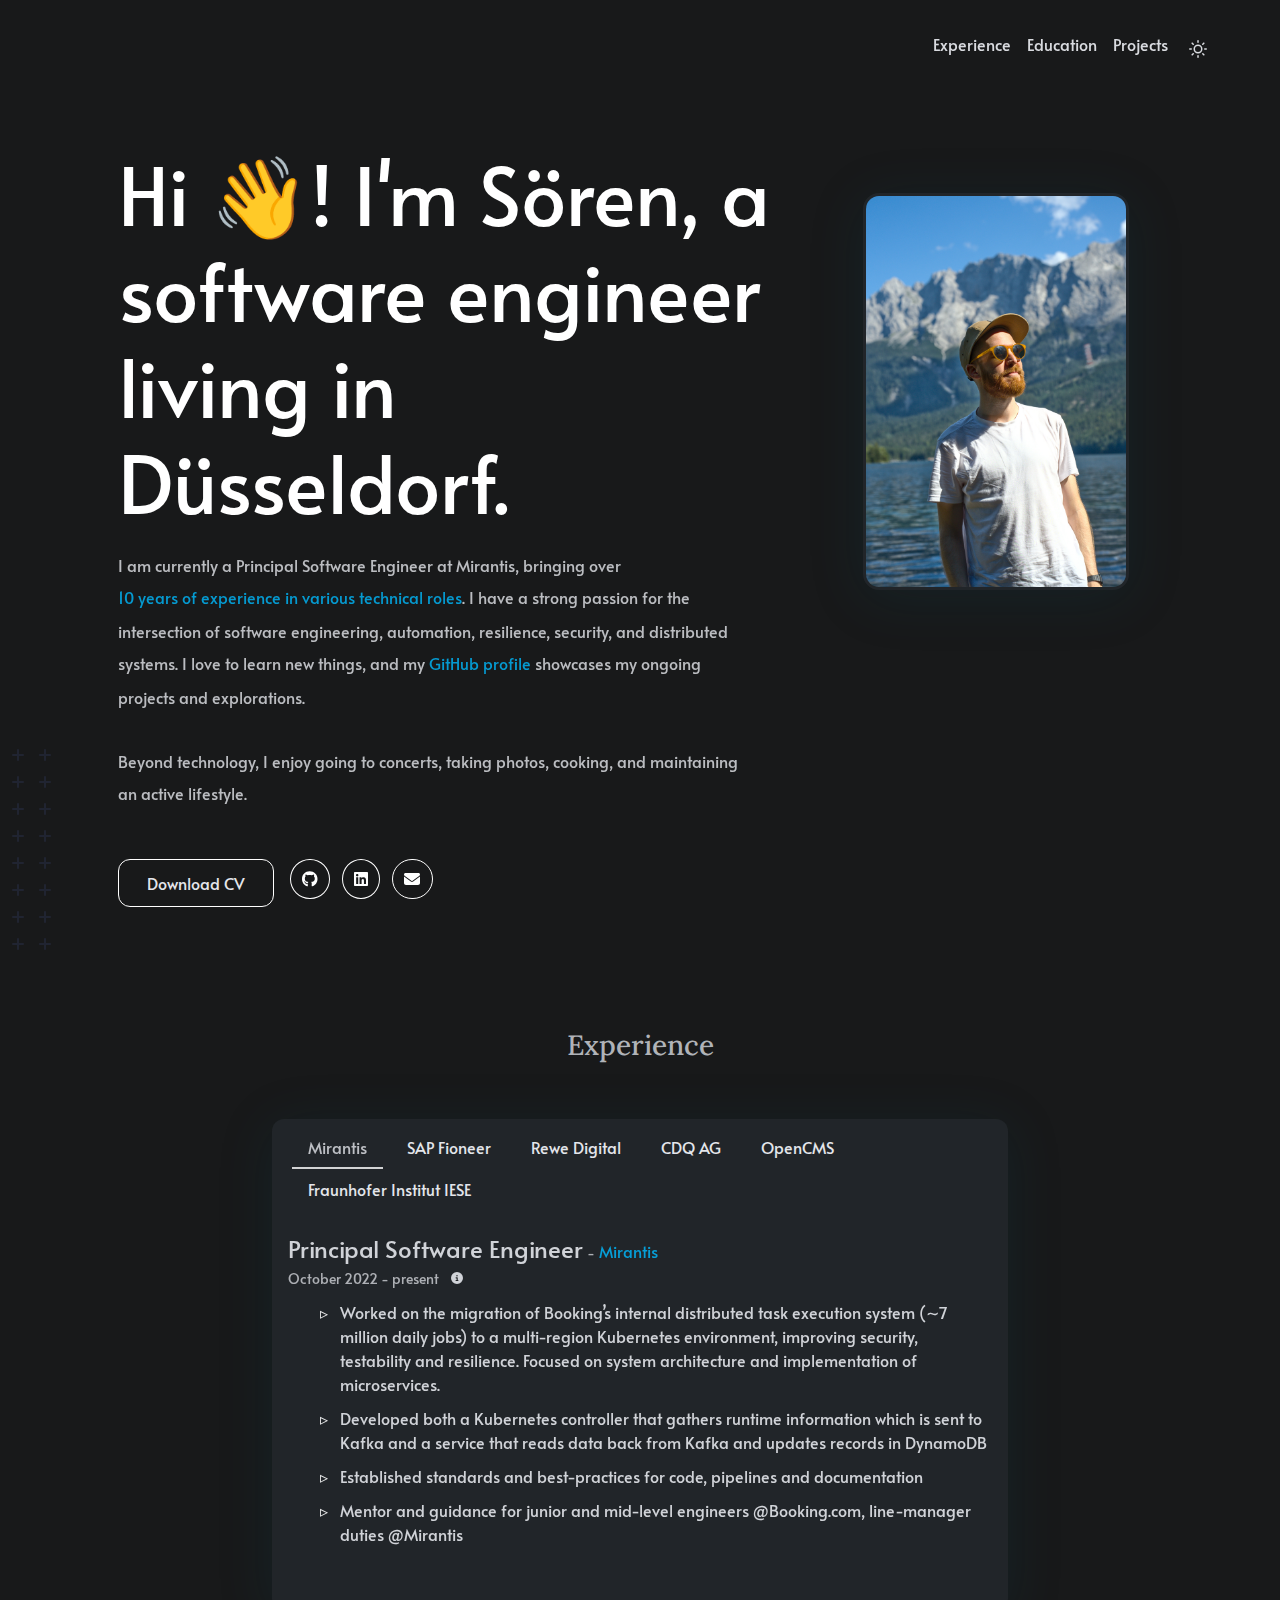
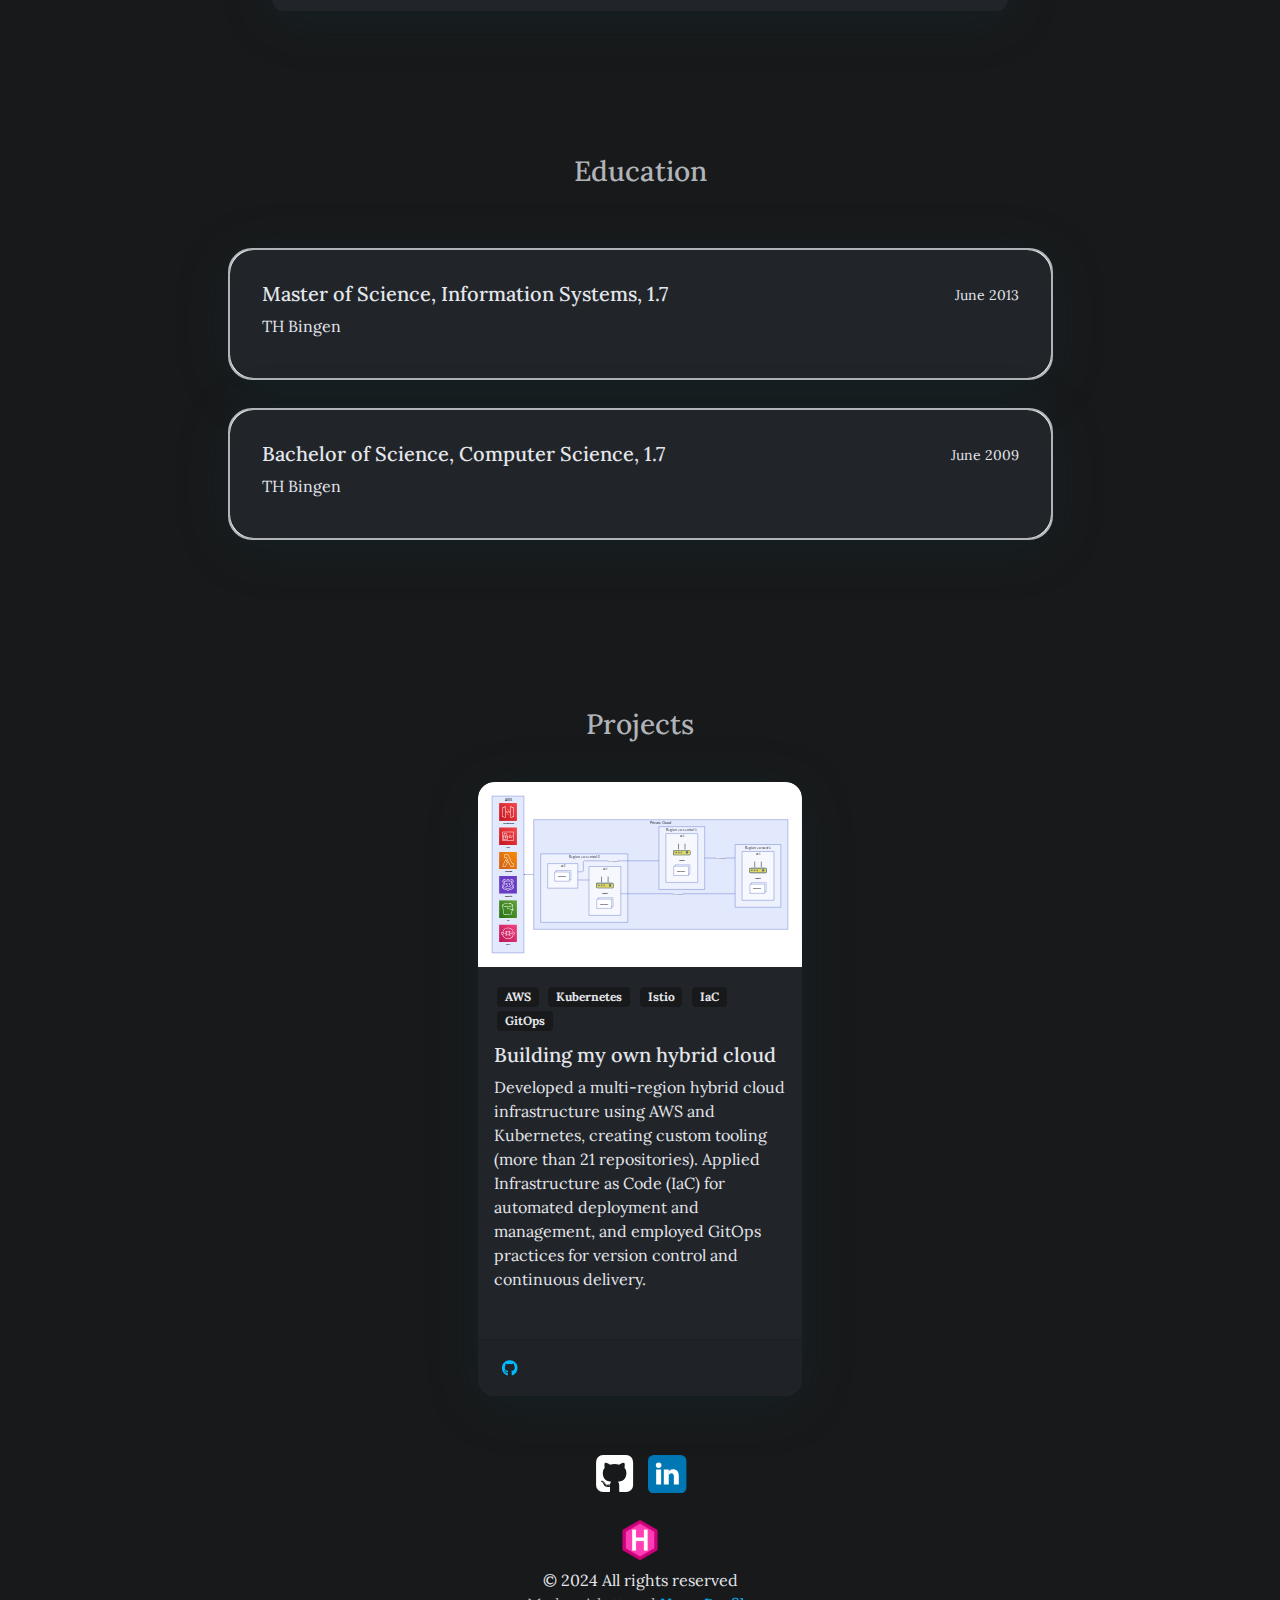
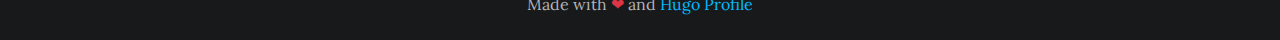
<file: index.html>
<!doctype html><html>
<head>
<meta name=generator content="Hugo 0.92.2"><meta charset=utf-8>
<meta name=viewport content="width=device-width,initial-scale=1">
<meta http-equiv=x-ua-compatible content="ie=edge">
<meta http-equiv=accept-ch content="DPR, Viewport-Width, Width">
<link rel=icon href=/fav.png type=image/gif>
<link rel=preconnect href=https://fonts.googleapis.com>
<link rel=preconnect href=https://fonts.gstatic.com crossorigin>
<link rel=preload as=style href="https://fonts.googleapis.com/css2?family=Alata&family=Lora:ital,wght@0,400;0,500;0,600;0,700;1,400;1,500;1,600;1,700&family=Roboto:ital,wght@0,100;0,300;0,400;0,500;0,700;0,900;1,100;1,300;1,400;1,500;1,700;1,900&display=swap">
<link rel=stylesheet href="https://fonts.googleapis.com/css2?family=Alata&family=Lora:ital,wght@0,400;0,500;0,600;0,700;1,400;1,500;1,600;1,700&family=Roboto:ital,wght@0,100;0,300;0,400;0,500;0,700;0,900;1,100;1,300;1,400;1,500;1,700;1,900&display=swap" media=print onload="this.media='all'">
<noscript>
<link href="https://fonts.googleapis.com/css2?family=Alata&family=Lora:ital,wght@0,400;0,500;0,600;0,700;1,400;1,500;1,600;1,700&family=Roboto:ital,wght@0,100;0,300;0,400;0,500;0,700;0,900;1,100;1,300;1,400;1,500;1,700;1,900&display=swap" rel=stylesheet>
</noscript>
<link rel=stylesheet href=/css/font.css media=all>
<meta property="og:title" content="SÖREN SCHNEIDER">
<meta property="og:description" content="Text about my cool site">
<meta property="og:type" content="website">
<meta property="og:url" content="https://www.soerenschneider.com/">
<meta name=twitter:card content="summary">
<meta name=twitter:title content="SÖREN SCHNEIDER">
<meta name=twitter:description content="Text about my cool site">
<link rel=stylesheet href=/bootstrap-5/css/bootstrap.min.css media=all><link rel=stylesheet href=/css/header.css media=all>
<link rel=stylesheet href=/css/footer.css media=all>
<link rel=stylesheet href=/css/theme.css media=all>
<style>:root{--text-color:#343a40;--text-secondary-color:#6c757d;--text-link-color:#007bff;--background-color:#eaedf0;--secondary-background-color:#64ffda1a;--primary-color:#007bff;--secondary-color:#f8f9fa;--text-color-dark:#e4e6eb;--text-secondary-color-dark:#b0b3b8;--text-link-color-dark:#00bbff;--background-color-dark:#18191a;--secondary-background-color-dark:#212529;--primary-color-dark:#ffffff;--secondary-color-dark:#212529}body{font-size:1rem;font-weight:400;line-height:1.5;text-align:left}html{background-color:var(--background-color)!important}body::-webkit-scrollbar{height:0;width:8px;background-color:var(--background-color)}::-webkit-scrollbar-track{border-radius:1rem}::-webkit-scrollbar-thumb{border-radius:1rem;background:#b0b0b0;outline:1px solid var(--background-color)}#search-content::-webkit-scrollbar{width:.5em;height:.1em;background-color:var(--background-color)}</style>
<meta name=description content="Text about my cool site">
<link rel=stylesheet href=/css/index.css media=all>
<link rel=stylesheet href=/css/projects.css media=all>
<script defer src=/fontawesome-6/all-6.4.2.js></script>
<title>
SÖREN SCHNEIDER
</title>
</head>
<body class=light>
<script>let localStorageValue=localStorage.getItem("pref-theme"),mediaQuery=window.matchMedia('(prefers-color-scheme: dark)').matches;switch(localStorageValue){case"dark":document.body.classList.add('dark');break;case"light":document.body.classList.remove('dark');break;default:mediaQuery&&document.body.classList.add('dark');break}</script>
<header id=profileHeader>
<nav class="pt-3 navbar navbar-expand-lg animate">
<div class="container-fluid mx-xs-2 mx-sm-5 mx-md-5 mx-lg-5">
<a class="navbar-brand primary-font text-wrap" href=/>
</a>
<button class=navbar-toggler type=button data-bs-toggle=collapse data-bs-target=#navbarContent aria-controls=navbarContent aria-expanded=false aria-label="Toggle navigation"><svg aria-hidden="true" height="24" viewBox="0 0 16 16" width="24" data-view-component="true"><path fill-rule="evenodd" d="M1 2.75A.75.75.0 011.75 2h12.5a.75.75.0 110 1.5H1.75A.75.75.0 011 2.75zm0 5A.75.75.0 011.75 7h12.5a.75.75.0 110 1.5H1.75A.75.75.0 011 7.75zM1.75 12a.75.75.0 100 1.5h12.5a.75.75.0 100-1.5H1.75z"/></svg>
</button>
<div class="collapse navbar-collapse text-wrap primary-font" id=navbarContent>
<ul class="navbar-nav ms-auto text-center">
<li class="nav-item navbar-text">
<a class=nav-link href=/#experience aria-label=experience>
Experience
</a>
</li>
<li class="nav-item navbar-text">
<a class=nav-link href=/#education aria-label=education>
Education
</a>
</li>
<li class="nav-item navbar-text">
<a class=nav-link href=/#projects aria-label=projects>
Projects
</a>
</li>
<li class="nav-item navbar-text">
<div class=text-center>
<button id=theme-toggle><svg id="moon" xmlns="http://www.w3.org/2000/svg" width="24" height="24" viewBox="0 0 24 24" fill="none" stroke="currentcolor" stroke-width="2" stroke-linecap="round" stroke-linejoin="round"><path d="M21 12.79A9 9 0 1111.21 3 7 7 0 0021 12.79z"/></svg><svg id="sun" xmlns="http://www.w3.org/2000/svg" width="24" height="24" viewBox="0 0 24 24" fill="none" stroke="currentcolor" stroke-width="2" stroke-linecap="round" stroke-linejoin="round"><circle cx="12" cy="12" r="5"/><line x1="12" y1="1" x2="12" y2="3"/><line x1="12" y1="21" x2="12" y2="23"/><line x1="4.22" y1="4.22" x2="5.64" y2="5.64"/><line x1="18.36" y1="18.36" x2="19.78" y2="19.78"/><line x1="1" y1="12" x2="3" y2="12"/><line x1="21" y1="12" x2="23" y2="12"/><line x1="4.22" y1="19.78" x2="5.64" y2="18.36"/><line x1="18.36" y1="5.64" x2="19.78" y2="4.22"/></svg>
</button>
</div>
</li>
</ul>
</div>
</div>
</nav>
</header>
<div id=content>
<section id=hero class="py-5 align-middle">
<div class="container px-3 px-sm-5 px-md-5 px-lg-5 pt-lg-3">
<div class=row>
<div class="col-sm-12 col-md-12 col-lg-8 content animate" id=primary-font>
<span class=subtitle>
</span>
<h2>
Hi 👋! I'm Sören, a software engineer living in Düsseldorf.
</h2>
<h3>
</h3>
<p class=hero-content>
I am currently a Principal Software Engineer at Mirantis, bringing over <a href=#experience>10 years of experience in various technical roles</a>. I have a strong passion for the intersection of software engineering, automation, resilience, security, and distributed systems. I love to learn new things, and my <a href=https://github.com/soerenschneider>GitHub profile</a> showcases my ongoing projects and explorations. <br><br>Beyond technology, I enjoy going to concerts, taking photos, cooking, and maintaining an active lifestyle.
</p>
<div class=row>
<div class="col-auto h-100">
<a href=https://github.com/soerenschneider/website/releases/download/cv/cv-soerenschneider.pdf class=btn zgotmplz>
Download CV
</a>
</div>
<div class="col-auto px-0 h-100"><span>
<span class=px-1>
<a href=https://github.com/soerenschneider target=_blank class="btn social-icon">
<i class="fab fa-github"></i>
</a>
</span>
<span class=px-1>
<a href=https://www.linkedin.com/in/soeren-schneider target=_blank class="btn social-icon">
<i class="fab fa-linkedin"></i>
</a>
</span>
<span class=px-1>
<a href=mailto:website-2024@soerenschneider.com target=_blank class="btn social-icon">
<i class="fa fa-envelope"></i>
</a>
</span>
</span>
</div>
</div>
</div>
<div class="col-sm-12 col-md-12 col-lg-4">
<div class="row justify-content-center">
<div class="col-sm-12 col-md-9 pt-5 image animate px-5 px-md-5 px-lg-0 text-center">
<img src=/img/portrait.jpg class="img-thumbnail mx-auto" alt>
</div>
</div>
</div>
</div>
</div>
<div class="hero-bottom-svg d-md-block d-lg-block d-none"><svg xmlns="http://www.w3.org/2000/svg" width="201" height="201" viewBox="0 0 201 201"><g id="Group_1168" data-name="Group 1168" transform="translate(-384 -1392)"><rect id="Rectangle_2206" data-name="Rectangle 2206" width="12" height="2" rx="1" transform="translate(391 1392) rotate(90)" fill="#282f49"/><rect id="Rectangle_2271" data-name="Rectangle 2271" width="12" height="2" rx="1" transform="translate(391 1500) rotate(90)" fill="#282f49"/><rect id="Rectangle_2238" data-name="Rectangle 2238" width="12" height="2" rx="1" transform="translate(391 1446) rotate(90)" fill="#282f49"/><rect id="Rectangle_2278" data-name="Rectangle 2278" width="12" height="2" rx="1" transform="translate(391 1554) rotate(90)" fill="#282f49"/><rect id="Rectangle_2222" data-name="Rectangle 2222" width="12" height="2" rx="1" transform="translate(391 1419) rotate(90)" fill="#282f49"/><rect id="Rectangle_2272" data-name="Rectangle 2272" width="12" height="2" rx="1" transform="translate(391 1527) rotate(90)" fill="#282f49"/><rect id="Rectangle_2241" data-name="Rectangle 2241" width="12" height="2" rx="1" transform="translate(391 1473) rotate(90)" fill="#282f49"/><rect id="Rectangle_2288" data-name="Rectangle 2288" width="12" height="2" rx="1" transform="translate(391 1581) rotate(90)" fill="#282f49"/><rect id="Rectangle_2214" data-name="Rectangle 2214" width="12" height="2" rx="1" transform="translate(499 1392) rotate(90)" fill="#282f49"/><rect id="Rectangle_2289" data-name="Rectangle 2289" width="12" height="2" rx="1" transform="translate(499 1500) rotate(90)" fill="#282f49"/><rect id="Rectangle_2256" data-name="Rectangle 2256" width="12" height="2" rx="1" transform="translate(499 1446) rotate(90)" fill="#282f49"/><rect id="Rectangle_2290" data-name="Rectangle 2290" width="12" height="2" rx="1" transform="translate(499 1554) rotate(90)" fill="#282f49"/><rect id="Rectangle_2231" data-name="Rectangle 2231" width="12" height="2" rx="1" transform="translate(499 1419) rotate(90)" fill="#282f49"/><rect id="Rectangle_2291" data-name="Rectangle 2291" width="12" height="2" rx="1" transform="translate(499 1527) rotate(90)" fill="#282f49"/><rect id="Rectangle_2257" data-name="Rectangle 2257" width="12" height="2" rx="1" transform="translate(499 1473) rotate(90)" fill="#282f49"/><rect id="Rectangle_2292" data-name="Rectangle 2292" width="12" height="2" rx="1" transform="translate(499 1581) rotate(90)" fill="#282f49"/><rect id="Rectangle_2210" data-name="Rectangle 2210" width="12" height="2" rx="1" transform="translate(445 1392) rotate(90)" fill="#282f49"/><rect id="Rectangle_2279" data-name="Rectangle 2279" width="12" height="2" rx="1" transform="translate(445 1500) rotate(90)" fill="#282f49"/><rect id="Rectangle_2248" data-name="Rectangle 2248" width="12" height="2" rx="1" transform="translate(445 1446) rotate(90)" fill="#282f49"/><rect id="Rectangle_2280" data-name="Rectangle 2280" width="12" height="2" rx="1" transform="translate(445 1554) rotate(90)" fill="#282f49"/><rect id="Rectangle_2226" data-name="Rectangle 2226" width="12" height="2" rx="1" transform="translate(445 1419) rotate(90)" fill="#282f49"/><rect id="Rectangle_2281" data-name="Rectangle 2281" width="12" height="2" rx="1" transform="translate(445 1527) rotate(90)" fill="#282f49"/><rect id="Rectangle_2249" data-name="Rectangle 2249" width="12" height="2" rx="1" transform="translate(445 1473) rotate(90)" fill="#282f49"/><rect id="Rectangle_2293" data-name="Rectangle 2293" width="12" height="2" rx="1" transform="translate(445 1581) rotate(90)" fill="#282f49"/><rect id="Rectangle_2219" data-name="Rectangle 2219" width="12" height="2" rx="1" transform="translate(553 1392) rotate(90)" fill="#282f49"/><rect id="Rectangle_2310" data-name="Rectangle 2310" width="12" height="2" rx="1" transform="translate(553 1500) rotate(90)" fill="#282f49"/><rect id="Rectangle_2262" data-name="Rectangle 2262" width="12" height="2" rx="1" transform="translate(553 1446) rotate(90)" fill="#282f49"/><rect id="Rectangle_2311" data-name="Rectangle 2311" width="12" height="2" rx="1" transform="translate(553 1554) rotate(90)" fill="#282f49"/><rect id="Rectangle_2232" data-name="Rectangle 2232" width="12" height="2" rx="1" transform="translate(553 1419) rotate(90)" fill="#282f49"/><rect id="Rectangle_2312" data-name="Rectangle 2312" width="12" height="2" rx="1" transform="translate(553 1527) rotate(90)" fill="#282f49"/><rect id="Rectangle_2263" data-name="Rectangle 2263" width="12" height="2" rx="1" transform="translate(553 1473) rotate(90)" fill="#282f49"/><rect id="Rectangle_2313" data-name="Rectangle 2313" width="12" height="2" rx="1" transform="translate(553 1581) rotate(90)" fill="#282f49"/><rect id="Rectangle_2209" data-name="Rectangle 2209" width="12" height="2" rx="1" transform="translate(418 1392) rotate(90)" fill="#282f49"/><rect id="Rectangle_2273" data-name="Rectangle 2273" width="12" height="2" rx="1" transform="translate(418 1500) rotate(90)" fill="#282f49"/><rect id="Rectangle_2242" data-name="Rectangle 2242" width="12" height="2" rx="1" transform="translate(418 1446) rotate(90)" fill="#282f49"/><rect id="Rectangle_2282" data-name="Rectangle 2282" width="12" height="2" rx="1" transform="translate(418 1554) rotate(90)" fill="#282f49"/><rect id="Rectangle_2223" data-name="Rectangle 2223" width="12" height="2" rx="1" transform="translate(418 1419) rotate(90)" fill="#282f49"/><rect id="Rectangle_2274" data-name="Rectangle 2274" width="12" height="2" rx="1" transform="translate(418 1527) rotate(90)" fill="#282f49"/><rect id="Rectangle_2243" data-name="Rectangle 2243" width="12" height="2" rx="1" transform="translate(418 1473) rotate(90)" fill="#282f49"/><rect id="Rectangle_2294" data-name="Rectangle 2294" width="12" height="2" rx="1" transform="translate(418 1581) rotate(90)" fill="#282f49"/><rect id="Rectangle_2217" data-name="Rectangle 2217" width="12" height="2" rx="1" transform="translate(526 1392) rotate(90)" fill="#282f49"/><rect id="Rectangle_2314" data-name="Rectangle 2314" width="12" height="2" rx="1" transform="translate(526 1500) rotate(90)" fill="#282f49"/><rect id="Rectangle_2258" data-name="Rectangle 2258" width="12" height="2" rx="1" transform="translate(526 1446) rotate(90)" fill="#282f49"/><rect id="Rectangle_2315" data-name="Rectangle 2315" width="12" height="2" rx="1" transform="translate(526 1554) rotate(90)" fill="#282f49"/><rect id="Rectangle_2233" data-name="Rectangle 2233" width="12" height="2" rx="1" transform="translate(526 1419) rotate(90)" fill="#282f49"/><rect id="Rectangle_2316" data-name="Rectangle 2316" width="12" height="2" rx="1" transform="translate(526 1527) rotate(90)" fill="#282f49"/><rect id="Rectangle_2259" data-name="Rectangle 2259" width="12" height="2" rx="1" transform="translate(526 1473) rotate(90)" fill="#282f49"/><rect id="Rectangle_2317" data-name="Rectangle 2317" width="12" height="2" rx="1" transform="translate(526 1581) rotate(90)" fill="#282f49"/><rect id="Rectangle_2211" data-name="Rectangle 2211" width="12" height="2" rx="1" transform="translate(472 1392) rotate(90)" fill="#282f49"/><rect id="Rectangle_2295" data-name="Rectangle 2295" width="12" height="2" rx="1" transform="translate(472 1500) rotate(90)" fill="#282f49"/><rect id="Rectangle_2250" data-name="Rectangle 2250" width="12" height="2" rx="1" transform="translate(472 1446) rotate(90)" fill="#282f49"/><rect id="Rectangle_2296" data-name="Rectangle 2296" width="12" height="2" rx="1" transform="translate(472 1554) rotate(90)" fill="#282f49"/><rect id="Rectangle_2227" data-name="Rectangle 2227" width="12" height="2" rx="1" transform="translate(472 1419) rotate(90)" fill="#282f49"/><rect id="Rectangle_2297" data-name="Rectangle 2297" width="12" height="2" rx="1" transform="translate(472 1527) rotate(90)" fill="#282f49"/><rect id="Rectangle_2251" data-name="Rectangle 2251" width="12" height="2" rx="1" transform="translate(472 1473) rotate(90)" fill="#282f49"/><rect id="Rectangle_2298" data-name="Rectangle 2298" width="12" height="2" rx="1" transform="translate(472 1581) rotate(90)" fill="#282f49"/><rect id="Rectangle_2221" data-name="Rectangle 2221" width="12" height="2" rx="1" transform="translate(580 1392) rotate(90)" fill="#282f49"/><rect id="Rectangle_2318" data-name="Rectangle 2318" width="12" height="2" rx="1" transform="translate(580 1500) rotate(90)" fill="#282f49"/><rect id="Rectangle_2264" data-name="Rectangle 2264" width="12" height="2" rx="1" transform="translate(580 1446) rotate(90)" fill="#282f49"/><rect id="Rectangle_2319" data-name="Rectangle 2319" width="12" height="2" rx="1" transform="translate(580 1554) rotate(90)" fill="#282f49"/><rect id="Rectangle_2236" data-name="Rectangle 2236" width="12" height="2" rx="1" transform="translate(580 1419) rotate(90)" fill="#282f49"/><rect id="Rectangle_2320" data-name="Rectangle 2320" width="12" height="2" rx="1" transform="translate(580 1527) rotate(90)" fill="#282f49"/><rect id="Rectangle_2265" data-name="Rectangle 2265" width="12" height="2" rx="1" transform="translate(580 1473) rotate(90)" fill="#282f49"/><rect id="Rectangle_2321" data-name="Rectangle 2321" width="12" height="2" rx="1" transform="translate(580 1581) rotate(90)" fill="#282f49"/><rect id="Rectangle_2207" data-name="Rectangle 2207" width="12" height="2" rx="1" transform="translate(396 1399) rotate(-180)" fill="#282f49"/><rect id="Rectangle_2270" data-name="Rectangle 2270" width="12" height="2" rx="1" transform="translate(396 1507) rotate(-180)" fill="#282f49"/><rect id="Rectangle_2239" data-name="Rectangle 2239" width="12" height="2" rx="1" transform="translate(396 1453) rotate(-180)" fill="#282f49"/><rect id="Rectangle_2283" data-name="Rectangle 2283" width="12" height="2" rx="1" transform="translate(396 1561) rotate(-180)" fill="#282f49"/><rect id="Rectangle_2224" data-name="Rectangle 2224" width="12" height="2" rx="1" transform="translate(396 1426) rotate(-180)" fill="#282f49"/><rect id="Rectangle_2275" data-name="Rectangle 2275" width="12" height="2" rx="1" transform="translate(396 1534) rotate(-180)" fill="#282f49"/><rect id="Rectangle_2244" data-name="Rectangle 2244" width="12" height="2" rx="1" transform="translate(396 1480) rotate(-180)" fill="#282f49"/><rect id="Rectangle_2299" data-name="Rectangle 2299" width="12" height="2" rx="1" transform="translate(396 1588) rotate(-180)" fill="#282f49"/><rect id="Rectangle_2215" data-name="Rectangle 2215" width="12" height="2" rx="1" transform="translate(504 1399) rotate(-180)" fill="#282f49"/><rect id="Rectangle_2300" data-name="Rectangle 2300" width="12" height="2" rx="1" transform="translate(504 1507) rotate(-180)" fill="#282f49"/><rect id="Rectangle_2252" data-name="Rectangle 2252" width="12" height="2" rx="1" transform="translate(504 1453) rotate(-180)" fill="#282f49"/><rect id="Rectangle_2301" data-name="Rectangle 2301" width="12" height="2" rx="1" transform="translate(504 1561) rotate(-180)" fill="#282f49"/><rect id="Rectangle_2228" data-name="Rectangle 2228" width="12" height="2" rx="1" transform="translate(504 1426) rotate(-180)" fill="#282f49"/><rect id="Rectangle_2302" data-name="Rectangle 2302" width="12" height="2" rx="1" transform="translate(504 1534) rotate(-180)" fill="#282f49"/><rect id="Rectangle_2253" data-name="Rectangle 2253" width="12" height="2" rx="1" transform="translate(504 1480) rotate(-180)" fill="#282f49"/><rect id="Rectangle_2303" data-name="Rectangle 2303" width="12" height="2" rx="1" transform="translate(504 1588) rotate(-180)" fill="#282f49"/><rect id="Rectangle_2212" data-name="Rectangle 2212" width="12" height="2" rx="1" transform="translate(450 1399) rotate(-180)" fill="#282f49"/><rect id="Rectangle_2284" data-name="Rectangle 2284" width="12" height="2" rx="1" transform="translate(450 1507) rotate(-180)" fill="#282f49"/><rect id="Rectangle_2245" data-name="Rectangle 2245" width="12" height="2" rx="1" transform="translate(450 1453) rotate(-180)" fill="#282f49"/><rect id="Rectangle_2285" data-name="Rectangle 2285" width="12" height="2" rx="1" transform="translate(450 1561) rotate(-180)" fill="#282f49"/><rect id="Rectangle_2229" data-name="Rectangle 2229" width="12" height="2" rx="1" transform="translate(450 1426) rotate(-180)" fill="#282f49"/><rect id="Rectangle_2286" data-name="Rectangle 2286" width="12" height="2" rx="1" transform="translate(450 1534) rotate(-180)" fill="#282f49"/><rect id="Rectangle_2246" data-name="Rectangle 2246" width="12" height="2" rx="1" transform="translate(450 1480) rotate(-180)" fill="#282f49"/><rect id="Rectangle_2304" data-name="Rectangle 2304" width="12" height="2" rx="1" transform="translate(450 1588) rotate(-180)" fill="#282f49"/><rect id="Rectangle_2218" data-name="Rectangle 2218" width="12" height="2" rx="1" transform="translate(558 1399) rotate(-180)" fill="#282f49"/><rect id="Rectangle_2322" data-name="Rectangle 2322" width="12" height="2" rx="1" transform="translate(558 1507) rotate(-180)" fill="#282f49"/><rect id="Rectangle_2266" data-name="Rectangle 2266" width="12" height="2" rx="1" transform="translate(558 1453) rotate(-180)" fill="#282f49"/><rect id="Rectangle_2323" data-name="Rectangle 2323" width="12" height="2" rx="1" transform="translate(558 1561) rotate(-180)" fill="#282f49"/><rect id="Rectangle_2234" data-name="Rectangle 2234" width="12" height="2" rx="1" transform="translate(558 1426) rotate(-180)" fill="#282f49"/><rect id="Rectangle_2324" data-name="Rectangle 2324" width="12" height="2" rx="1" transform="translate(558 1534) rotate(-180)" fill="#282f49"/><rect id="Rectangle_2267" data-name="Rectangle 2267" width="12" height="2" rx="1" transform="translate(558 1480) rotate(-180)" fill="#282f49"/><rect id="Rectangle_2325" data-name="Rectangle 2325" width="12" height="2" rx="1" transform="translate(558 1588) rotate(-180)" fill="#282f49"/><rect id="Rectangle_2208" data-name="Rectangle 2208" width="12" height="2" rx="1" transform="translate(423 1399) rotate(-180)" fill="#282f49"/><rect id="Rectangle_2276" data-name="Rectangle 2276" width="12" height="2" rx="1" transform="translate(423 1507) rotate(-180)" fill="#282f49"/><rect id="Rectangle_2240" data-name="Rectangle 2240" width="12" height="2" rx="1" transform="translate(423 1453) rotate(-180)" fill="#282f49"/><rect id="Rectangle_2287" data-name="Rectangle 2287" width="12" height="2" rx="1" transform="translate(423 1561) rotate(-180)" fill="#282f49"/><rect id="Rectangle_2225" data-name="Rectangle 2225" width="12" height="2" rx="1" transform="translate(423 1426) rotate(-180)" fill="#282f49"/><rect id="Rectangle_2277" data-name="Rectangle 2277" width="12" height="2" rx="1" transform="translate(423 1534) rotate(-180)" fill="#282f49"/><rect id="Rectangle_2247" data-name="Rectangle 2247" width="12" height="2" rx="1" transform="translate(423 1480) rotate(-180)" fill="#282f49"/><rect id="Rectangle_2305" data-name="Rectangle 2305" width="12" height="2" rx="1" transform="translate(423 1588) rotate(-180)" fill="#282f49"/><rect id="Rectangle_2216" data-name="Rectangle 2216" width="12" height="2" rx="1" transform="translate(531 1399) rotate(-180)" fill="#282f49"/><rect id="Rectangle_2326" data-name="Rectangle 2326" width="12" height="2" rx="1" transform="translate(531 1507) rotate(-180)" fill="#282f49"/><rect id="Rectangle_2260" data-name="Rectangle 2260" width="12" height="2" rx="1" transform="translate(531 1453) rotate(-180)" fill="#282f49"/><rect id="Rectangle_2327" data-name="Rectangle 2327" width="12" height="2" rx="1" transform="translate(531 1561) rotate(-180)" fill="#282f49"/><rect id="Rectangle_2235" data-name="Rectangle 2235" width="12" height="2" rx="1" transform="translate(531 1426) rotate(-180)" fill="#282f49"/><rect id="Rectangle_2328" data-name="Rectangle 2328" width="12" height="2" rx="1" transform="translate(531 1534) rotate(-180)" fill="#282f49"/><rect id="Rectangle_2261" data-name="Rectangle 2261" width="12" height="2" rx="1" transform="translate(531 1480) rotate(-180)" fill="#282f49"/><rect id="Rectangle_2329" data-name="Rectangle 2329" width="12" height="2" rx="1" transform="translate(531 1588) rotate(-180)" fill="#282f49"/><rect id="Rectangle_2213" data-name="Rectangle 2213" width="12" height="2" rx="1" transform="translate(477 1399) rotate(-180)" fill="#282f49"/><rect id="Rectangle_2306" data-name="Rectangle 2306" width="12" height="2" rx="1" transform="translate(477 1507) rotate(-180)" fill="#282f49"/><rect id="Rectangle_2254" data-name="Rectangle 2254" width="12" height="2" rx="1" transform="translate(477 1453) rotate(-180)" fill="#282f49"/><rect id="Rectangle_2307" data-name="Rectangle 2307" width="12" height="2" rx="1" transform="translate(477 1561) rotate(-180)" fill="#282f49"/><rect id="Rectangle_2230" data-name="Rectangle 2230" width="12" height="2" rx="1" transform="translate(477 1426) rotate(-180)" fill="#282f49"/><rect id="Rectangle_2308" data-name="Rectangle 2308" width="12" height="2" rx="1" transform="translate(477 1534) rotate(-180)" fill="#282f49"/><rect id="Rectangle_2255" data-name="Rectangle 2255" width="12" height="2" rx="1" transform="translate(477 1480) rotate(-180)" fill="#282f49"/><rect id="Rectangle_2309" data-name="Rectangle 2309" width="12" height="2" rx="1" transform="translate(477 1588) rotate(-180)" fill="#282f49"/><rect id="Rectangle_2220" data-name="Rectangle 2220" width="12" height="2" rx="1" transform="translate(585 1399) rotate(-180)" fill="#282f49"/><rect id="Rectangle_2330" data-name="Rectangle 2330" width="12" height="2" rx="1" transform="translate(585 1507) rotate(-180)" fill="#282f49"/><rect id="Rectangle_2268" data-name="Rectangle 2268" width="12" height="2" rx="1" transform="translate(585 1453) rotate(-180)" fill="#282f49"/><rect id="Rectangle_2331" data-name="Rectangle 2331" width="12" height="2" rx="1" transform="translate(585 1561) rotate(-180)" fill="#282f49"/><rect id="Rectangle_2237" data-name="Rectangle 2237" width="12" height="2" rx="1" transform="translate(585 1426) rotate(-180)" fill="#282f49"/><rect id="Rectangle_2332" data-name="Rectangle 2332" width="12" height="2" rx="1" transform="translate(585 1534) rotate(-180)" fill="#282f49"/><rect id="Rectangle_2269" data-name="Rectangle 2269" width="12" height="2" rx="1" transform="translate(585 1480) rotate(-180)" fill="#282f49"/><rect id="Rectangle_2333" data-name="Rectangle 2333" width="12" height="2" rx="1" transform="translate(585 1588) rotate(-180)" fill="#282f49"/></g></svg>
</div>
</section>
<section id=experience class=py-5>
<div class=container>
<h3 class=text-center>Experience</h3>
<div class="row justify-content-center">
<div class="col-sm-12 col-md-8 col-lg-8 py-5">
<div class="experience-container px-3 pt-2">
<ul class="nav nav-pills mb-3 bg-transparent primary-font" id=pills-tab role=tablist>
<li class="nav-item px-1 bg-transparent" role=presentation>
<div class="nav-link active bg-transparent" aria-selected=true role=tab data-bs-toggle=pill id=Mirantis-October-2022---present-tab data-bs-target=#pills-Mirantis-October-2022---present aria-controls=Mirantis-October-2022---present>
Mirantis
</div>
</li>
<li class="nav-item px-1 bg-transparent" role=presentation>
<div class="nav-link bg-transparent" aria-selected=true role=tab data-bs-toggle=pill id=SAP-Fioneer-October-2021---October-2022-tab data-bs-target=#pills-SAP-Fioneer-October-2021---October-2022 aria-controls=SAP-Fioneer-October-2021---October-2022>
SAP Fioneer
</div>
</li>
<li class="nav-item px-1 bg-transparent" role=presentation>
<div class="nav-link bg-transparent" aria-selected=true role=tab data-bs-toggle=pill id=Rewe-Digital-November-2018---September-2021-tab data-bs-target=#pills-Rewe-Digital-November-2018---September-2021 aria-controls=Rewe-Digital-November-2018---September-2021>
Rewe Digital
</div>
</li>
<li class="nav-item px-1 bg-transparent" role=presentation>
<div class="nav-link bg-transparent" aria-selected=true role=tab data-bs-toggle=pill id=CDQ-AG-Jan-2015---Nov-2018-tab data-bs-target=#pills-CDQ-AG-Jan-2015---Nov-2018 aria-controls=CDQ-AG-Jan-2015---Nov-2018>
CDQ AG
</div>
</li>
<li class="nav-item px-1 bg-transparent" role=presentation>
<div class="nav-link bg-transparent" aria-selected=true role=tab data-bs-toggle=pill id=OpenCMS-October-2013---December-2014-tab data-bs-target=#pills-OpenCMS-October-2013---December-2014 aria-controls=OpenCMS-October-2013---December-2014>
OpenCMS
</div>
</li>
<li class="nav-item px-1 bg-transparent" role=presentation>
<div class="nav-link bg-transparent" aria-selected=true role=tab data-bs-toggle=pill id=Fraunhofer-Institut-IESE-February-2008---June-2013-tab data-bs-target=#pills-Fraunhofer-Institut-IESE-February-2008---June-2013 aria-controls=Fraunhofer-Institut-IESE-February-2008---June-2013>
Fraunhofer Institut IESE
</div>
</li>
</ul>
<div class="tab-content pb-5 pt-2 bg-transparent primary-font" id=pills-tabContent>
<div class="tab-pane fade show active bg-transparent" role=tabpanel id=pills-Mirantis-October-2022---present aria-labelledby=pills-Mirantis-October-2022---present-tab>
<div>
<span class=h4>Principal Software Engineer</span>
<small>-</small>
<a href=https://www.mirantis.com target=_blank>Mirantis</a>
<div class=pb-1>
<small>October 2022 - present</small>
<span class=p-2>
<span style=cursor:pointer data-bs-toggle=tooltip data-bs-placement=top data-bs-original-title="Full Remote, Germany. Working as a contractor for Booking.com">
<i class="fas fa-info-circle fa-xs"></i>
</span>
</span>
</div>
</div>
<ul>
<li>Worked on the migration of Booking’s internal distributed task execution system (∼7 million daily jobs) to a multi-region Kubernetes environment, improving security, testability and resilience. Focused on system architecture and implementation of microservices.</li>
<li>Developed both a Kubernetes controller that gathers runtime information which is sent to Kafka and a service that reads data back from Kafka and updates records in DynamoDB</li>
<li>Established standards and best-practices for code, pipelines and documentation</li>
<li>Mentor and guidance for junior and mid-level engineers @Booking.com, line-manager duties @Mirantis</li>
</ul>
</div>
<div class="tab-pane fade bg-transparent" role=tabpanel id=pills-SAP-Fioneer-October-2021---October-2022 aria-labelledby=pills-SAP-Fioneer-October-2021---October-2022-tab>
<div>
<span class=h4>Senior Cloud Engineer</span>
<small>-</small>
<a href=https://www.sapfioneer.com/ target=_blank>SAP Fioneer</a>
<div class=pb-1>
<small>October 2021 - October 2022</small>
<span class=p-2>
<span style=cursor:pointer data-bs-toggle=tooltip data-bs-placement=top data-bs-original-title="Full Remote, Germany">
<i class="fas fa-info-circle fa-xs"></i>
</span>
</span>
</div>
</div>
<div class=pt-2>
<ul>
<li>Responsible for company-wide GitHub Enterprise integration using Azure AD, OIDC, Azure Key Vault, Terraform, Snyk and GitHub Actions</li>
<li>Collaborated with cross-functional teams to drive the development of the MVP for the Commercial Lending product, focusing on architecture and infrastructure (AKS, Azure PostgreSQL)</li>
<li>Mentor and guidance for junior and mid-level engineers, onboarding of new team members</li>
</ul>
</div>
</div>
<div class="tab-pane fade bg-transparent" role=tabpanel id=pills-Rewe-Digital-November-2018---September-2021 aria-labelledby=pills-Rewe-Digital-November-2018---September-2021-tab>
<div>
<span class=h4>Cloud Engineer</span>
<small>-</small>
<a href=https://www.rewe-digital.com target=_blank>Rewe Digital</a>
<div class=pb-1>
<small>November 2018 - September 2021</small>
<span class=p-2>
<span style=cursor:pointer data-bs-toggle=tooltip data-bs-placement=top data-bs-original-title="Hybrid, Köln, Germany">
<i class="fas fa-info-circle fa-xs"></i>
</span>
</span>
</div>
</div>
<div class=pt-2>
<ul>
<li>Operation and continuous improvements of the company’s Google Cloud-based fulfillment platform (GKE), <a href=https://heise.de>Europe’s most advanced food delivery warehouse</a>, serving over 48 teams and over 270 services</li>
<li>Led integration of Hashicorp Vault for secrets management in the platform, providing necessary tooling for successful and streamlined adoption</li>
<li>Introduced Chaos Engineering at Rewe Digital, providing resiliency guidance for fellow engineering teams and organizing ”game days”</li>
<li>Contributed to the successful migration of > 1000 repositories from Bitbucket (in combination with Jenkins) to GitHub Enterprise, ensuring a seamless transition and data integrity</li>
</ul>
</div>
</div>
<div class="tab-pane fade bg-transparent" role=tabpanel id=pills-CDQ-AG-Jan-2015---Nov-2018 aria-labelledby=pills-CDQ-AG-Jan-2015---Nov-2018-tab>
<div>
<span class=h4>Software Architect / Cloud Migration Lead</span>
<small>-</small>
<a href=https://www.cdq.com target=_blank>CDQ AG</a>
<div class=pb-1>
<small>Jan 2015 - Nov 2018</small>
<span class=p-2>
<span style=cursor:pointer data-bs-toggle=tooltip data-bs-placement=top data-bs-original-title="Full Remote, St. Gallen, Switzerland">
<i class="fas fa-info-circle fa-xs"></i>
</span>
</span>
</div>
</div>
<div class=pt-2>
<ul>
<li>Developed MVP and setup complete infrastructure for the company’s first product, a SaaS data-curation platform for enterprises, comprising > 200 million records from more than 20 renowned Fortune 500 companies today</li>
<li>Translated business requirements into technical solutions and implemented them</li>
<li>Planned and performed migration from VMware vSphere to AWS while ensuring minimal disruption and seamless integration</li>
<li>Operated and continuously improved the AWS landscape, led migration from AWS ECS to Kubernetes (kOps</li>
</ul>
</div>
</div>
<div class="tab-pane fade bg-transparent" role=tabpanel id=pills-OpenCMS-October-2013---December-2014 aria-labelledby=pills-OpenCMS-October-2013---December-2014-tab>
<div>
<span class=h4>Software Developer</span>
<small>-</small>
<a href=http://www.opencms.org/en/ target=_blank>OpenCMS</a>
<div class=pb-1>
<small>October 2013 - December 2014</small>
</div>
</div>
<div class=pt-2>
<ul>
<li>Development on OpenCMS kernel, ownership of the full-text search module powered by Apache Solr</li>
<li>Gathering requirements from customers directly and realizing small-scoped customization projects</li>
<li>Introduced Docker to project to enable unified testing</li>
</ul>
</div>
</div>
<div class="tab-pane fade bg-transparent" role=tabpanel id=pills-Fraunhofer-Institut-IESE-February-2008---June-2013 aria-labelledby=pills-Fraunhofer-Institut-IESE-February-2008---June-2013-tab>
<div>
<span class=h4>Research Assistant</span>
<small>-</small>
<a href=https://www.iese.fraunhofer.de target=_blank>Fraunhofer Institut IESE</a>
<div class=pb-1>
<small>February 2008 - June 2013</small>
</div>
</div>
<div class=pt-2>
Participated in the European AdiWa project by developing a model-based Java backend communicating via MQTT
</div>
</div>
</div>
</div>
</div>
</div>
</div>
</section>
<section id=education class=py-5>
<div class=container>
<h3 class=text-center>Education</h3>
<div class="row justify-content-center py-5">
<div class="col-12 p-0">
<div class="row row align-items-center justify-content-center m-1 mb-4">
<div class=col-md-9>
<div class=card>
<div class=card-body>
<div class=float-end>
<small>June 2013</small>
</div>
<h5 class=card-title>Master of Science, Information Systems, 1.7</h5>
TH Bingen
<div class="py-1 education-content">
</div>
</div>
</div>
</div>
</div>
</div>
<div class="col-12 p-0">
<div class="row row align-items-center justify-content-center m-1 mb-4">
<div class=col-md-9>
<div class=card>
<div class=card-body>
<div class=float-end>
<small>June 2009</small>
</div>
<h5 class=card-title>Bachelor of Science, Computer Science, 1.7</h5>
TH Bingen
<div class="py-1 education-content">
</div>
</div>
</div>
</div>
</div>
</div>
</div>
</div>
</section>
<section id=projects class=py-5>
<div class=container>
<h3 class=text-center>Projects</h3>
<div class="row justify-content-center px-3 px-md-5">
<div class="col-lg-4 col-md-6 my-3">
<div class="card my-3 h-100" title="Building my own hybrid cloud">
<div class=card-head>
<img class=card-img-top src=img/overview.svg alt="Building my own hybrid cloud">
</div>
<div class="card-body bg-transparent p-3">
<div class="pb-2 bg-transparent">
<span class="badge badge-secondary">AWS</span>
<span class="badge badge-secondary">Kubernetes</span>
<span class="badge badge-secondary">Istio</span>
<span class="badge badge-secondary">IaC</span>
<span class="badge badge-secondary">GitOps</span>
</div>
<h5 class="card-title bg-transparent mt-1">Building my own hybrid cloud</h5>
<div class="card-text bg-transparent secondary-font">
Developed a multi-region hybrid cloud infrastructure using AWS and Kubernetes, creating custom tooling (more than 21 repositories). Applied Infrastructure as Code (IaC) for automated deployment and management, and employed GitOps practices for version control and continuous delivery.
</div>
</div>
<div class="card-footer py-3">
<span class="m-1 mx-2">
<a href=https://github.com/soerenschneider/soeren.cloud target=_blank>
<i class="fab fa-github"></i>
</a>
</span>
</div>
</div>
</div>
</div>
</div>
</section><svg xmlns="http://www.w3.org/2000/svg" style="display:none"><symbol id="check-circle-fill" viewBox="0 0 16 16"><path d="M16 8A8 8 0 110 8a8 8 0 0116 0zm-3.97-3.03a.75.75.0 00-1.08.022L7.477 9.417 5.384 7.323a.75.75.0 00-1.06 1.06L6.97 11.03a.75.75.0 001.079-.02l3.992-4.99a.75.75.0 00-.01-1.05z"/></symbol><symbol id="info-fill" viewBox="0 0 16 16"><path d="M8 16A8 8 0 108 0a8 8 0 000 16zm.93-9.412-1 4.705c-.07.34.029.533.304.533.194.0.487-.07.686-.246l-.088.416c-.287.346-.92.598-1.465.598-.703.0-1.002-.422-.808-1.319l.738-3.468c.064-.293.006-.399-.287-.47l-.451-.081.082-.381 2.29-.287zM8 5.5a1 1 0 110-2 1 1 0 010 2z"/></symbol><symbol id="exclamation-triangle-fill" viewBox="0 0 16 16"><path d="M8.982 1.566a1.13 1.13.0 00-1.96.0L.165 13.233c-.457.778.091 1.767.98 1.767h13.713c.889.0 1.438-.99.98-1.767L8.982 1.566zM8 5c.535.0.954.462.9.995l-.35 3.507a.552.552.0 01-1.1.0L7.1 5.995A.905.905.0 018 5zm.002 6a1 1 0 110 2 1 1 0 010-2z"/></symbol></svg>
</div><footer>
<div class="text-center pt-2">
<span class=px-1>
<a href=https://github.com/soerenschneider aria-label=github><svg xmlns="http://www.w3.org/2000/svg" width="2.7em" height="2.7em" viewBox="0 0 1792 1792"><path id="footer-socialNetworks-github-svg-path" d="M522 1352q-8 9-20-3-13-11-4-19 8-9 20 3 12 11 4 19zm-42-61q9 12 0 19-8 6-17-7t0-18q9-7 17 6zm-61-60q-5 7-13 2-10-5-7-12 3-5 13-2 10 5 7 12zm31 34q-6 7-16-3-9-11-2-16 6-6 16 3 9 11 2 16zm129 112q-4 12-19 6-17-4-13-15t19-7q16 5 13 16zm63 5q0 11-16 11-17 2-17-11 0-11 16-11 17-2 17 11zm58-10q2 10-14 14t-18-8 14-15q16-2 18 9zm964-956v960q0 119-84.5 203.5T1376 1664h-224q-16 0-24.5-1t-19.5-5-16-14.5-5-27.5v-239q0-97-52-142 57-6 102.5-18t94-39 81-66.5 53-105T1386 856q0-121-79-206 37-91-8-204-28-9-81 11t-92 44l-38 24q-93-26-192-26t-192 26q-16-11-42.5-27T578 459.5 492 446q-44 113-7 204-79 85-79 206 0 85 20.5 150t52.5 105 80.5 67 94 39 102.5 18q-40 36-49 103-21 10-45 15t-57 5-65.5-21.5T484 1274q-19-32-48.5-52t-49.5-24l-20-3q-21 0-29 4.5t-5 11.5 9 14 13 12l7 5q22 10 43.5 38t31.5 51l10 23q13 38 44 61.5t67 30 69.5 7 55.5-3.5l23-4q0 38 .5 103t.5 68q0 22-11 33.5t-22 13-33 1.5H416q-119 0-203.5-84.5T128 1376V416q0-119 84.5-203.5T416 128h960q119 0 203.5 84.5T1664 416z"/></svg>
</a>
</span>
<span class=px-1>
<a href=https://www.linkedin.com/in/soeren-schneider aria-label=linkedin><svg xmlns="http://www.w3.org/2000/svg" width="2.4em" height="2.4em" fill="#fff" aria-label="LinkedIn" viewBox="0 0 512 512"><rect width="512" height="512" fill="#0077b5" rx="15%"/><circle cx="142" cy="138" r="37"/><path stroke="#fff" stroke-width="66" d="M244 194v198M142 194v198"/><path d="M276 282c0-20 13-40 36-40 24 0 33 18 33 45v105h66V279c0-61-32-89-76-89-34 0-51 19-59 32"/></svg>
</a>
</span>
</div><div class="container py-4">
<div class="row justify-content-center">
<div class="col-md-4 text-center">
<div class=pb-2>
<a href=https://www.soerenschneider.com/ title="SÖREN SCHNEIDER">
<img alt="Footer logo" src=/fav.png height=40px width=40px>
</a>
</div>
&copy; 2024 All rights reserved
<div class=text-secondary>
Made with
<span class=text-danger>
&#10084;
</span>
and
<a href=https://github.com/gurusabarish/hugo-profile target=_blank title="Designed and developed by gurusabarish">
Hugo Profile
</a>
</div>
</div>
</div>
</div>
</footer><script src=/bootstrap-5/js/bootstrap.bundle.min.js></script>
<script>document.body.className.includes("light")&&(document.body.classList.add('dark'),localStorage.setItem("pref-theme",'dark'))</script>
<script>var tooltipTriggerList,tooltipList;document.getElementById("theme-toggle").addEventListener("click",()=>{document.body.className.includes("dark")?(document.body.classList.remove('dark'),localStorage.setItem("pref-theme",'light')):(document.body.classList.add('dark'),localStorage.setItem("pref-theme",'dark'))}),tooltipTriggerList=[].slice.call(document.querySelectorAll('[data-bs-toggle="tooltip"]')),tooltipList=tooltipTriggerList.map(function(a){return new bootstrap.Tooltip(a)})</script>
<section id=search-content class=py-2>
<div class=container id=search-results></div>
</section>
</body>
</html>
</file>
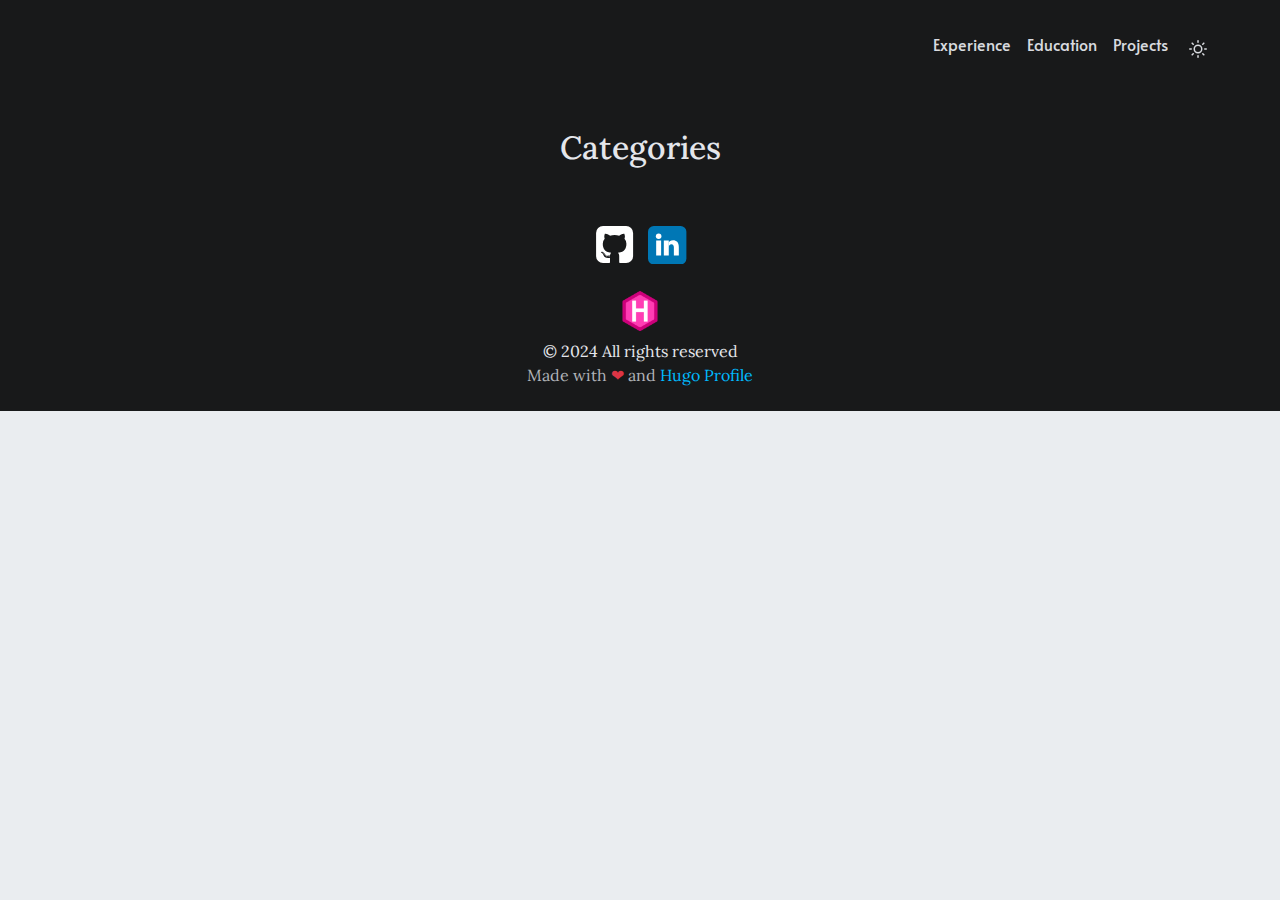
<file: categories/index.html>
<!doctype html><html>
<head><meta charset=utf-8>
<meta name=viewport content="width=device-width,initial-scale=1">
<meta http-equiv=x-ua-compatible content="ie=edge">
<meta http-equiv=accept-ch content="DPR, Viewport-Width, Width">
<link rel=icon href=/fav.png type=image/gif>
<link rel=preconnect href=https://fonts.googleapis.com>
<link rel=preconnect href=https://fonts.gstatic.com crossorigin>
<link rel=preload as=style href="https://fonts.googleapis.com/css2?family=Alata&family=Lora:ital,wght@0,400;0,500;0,600;0,700;1,400;1,500;1,600;1,700&family=Roboto:ital,wght@0,100;0,300;0,400;0,500;0,700;0,900;1,100;1,300;1,400;1,500;1,700;1,900&display=swap">
<link rel=stylesheet href="https://fonts.googleapis.com/css2?family=Alata&family=Lora:ital,wght@0,400;0,500;0,600;0,700;1,400;1,500;1,600;1,700&family=Roboto:ital,wght@0,100;0,300;0,400;0,500;0,700;0,900;1,100;1,300;1,400;1,500;1,700;1,900&display=swap" media=print onload="this.media='all'">
<noscript>
<link href="https://fonts.googleapis.com/css2?family=Alata&family=Lora:ital,wght@0,400;0,500;0,600;0,700;1,400;1,500;1,600;1,700&family=Roboto:ital,wght@0,100;0,300;0,400;0,500;0,700;0,900;1,100;1,300;1,400;1,500;1,700;1,900&display=swap" rel=stylesheet>
</noscript>
<link rel=stylesheet href=/css/font.css media=all>
<meta property="og:title" content="Categories">
<meta property="og:description" content="Text about my cool site">
<meta property="og:type" content="website">
<meta property="og:url" content="https://www.soerenschneider.com/categories/">
<meta name=twitter:card content="summary">
<meta name=twitter:title content="Categories">
<meta name=twitter:description content="Text about my cool site">
<link rel=stylesheet href=/bootstrap-5/css/bootstrap.min.css media=all><link rel=stylesheet href=/css/header.css media=all>
<link rel=stylesheet href=/css/footer.css media=all>
<link rel=stylesheet href=/css/theme.css media=all>
<style>:root{--text-color:#343a40;--text-secondary-color:#6c757d;--text-link-color:#007bff;--background-color:#eaedf0;--secondary-background-color:#64ffda1a;--primary-color:#007bff;--secondary-color:#f8f9fa;--text-color-dark:#e4e6eb;--text-secondary-color-dark:#b0b3b8;--text-link-color-dark:#00bbff;--background-color-dark:#18191a;--secondary-background-color-dark:#212529;--primary-color-dark:#ffffff;--secondary-color-dark:#212529}body{font-size:1rem;font-weight:400;line-height:1.5;text-align:left}html{background-color:var(--background-color)!important}body::-webkit-scrollbar{height:0;width:8px;background-color:var(--background-color)}::-webkit-scrollbar-track{border-radius:1rem}::-webkit-scrollbar-thumb{border-radius:1rem;background:#b0b0b0;outline:1px solid var(--background-color)}#search-content::-webkit-scrollbar{width:.5em;height:.1em;background-color:var(--background-color)}</style>
<meta name=description content="Categories of SÖREN SCHNEIDER">
<link rel=stylesheet href=/css/list.css media=all>
<title>
Categories | SÖREN SCHNEIDER
</title>
</head>
<body class=light>
<script>let localStorageValue=localStorage.getItem("pref-theme"),mediaQuery=window.matchMedia('(prefers-color-scheme: dark)').matches;switch(localStorageValue){case"dark":document.body.classList.add('dark');break;case"light":document.body.classList.remove('dark');break;default:mediaQuery&&document.body.classList.add('dark');break}</script>
<header id=profileHeader>
<nav class="pt-3 navbar navbar-expand-lg animate">
<div class="container-fluid mx-xs-2 mx-sm-5 mx-md-5 mx-lg-5">
<a class="navbar-brand primary-font text-wrap" href=/>
</a>
<button class=navbar-toggler type=button data-bs-toggle=collapse data-bs-target=#navbarContent aria-controls=navbarContent aria-expanded=false aria-label="Toggle navigation"><svg aria-hidden="true" height="24" viewBox="0 0 16 16" width="24" data-view-component="true"><path fill-rule="evenodd" d="M1 2.75A.75.75.0 011.75 2h12.5a.75.75.0 110 1.5H1.75A.75.75.0 011 2.75zm0 5A.75.75.0 011.75 7h12.5a.75.75.0 110 1.5H1.75A.75.75.0 011 7.75zM1.75 12a.75.75.0 100 1.5h12.5a.75.75.0 100-1.5H1.75z"/></svg>
</button>
<div class="collapse navbar-collapse text-wrap primary-font" id=navbarContent>
<ul class="navbar-nav ms-auto text-center">
<li class="nav-item navbar-text">
<a class=nav-link href=/#experience aria-label=experience>
Experience
</a>
</li>
<li class="nav-item navbar-text">
<a class=nav-link href=/#education aria-label=education>
Education
</a>
</li>
<li class="nav-item navbar-text">
<a class=nav-link href=/#projects aria-label=projects>
Projects
</a>
</li>
<li class="nav-item navbar-text">
<div class=text-center>
<button id=theme-toggle><svg id="moon" xmlns="http://www.w3.org/2000/svg" width="24" height="24" viewBox="0 0 24 24" fill="none" stroke="currentcolor" stroke-width="2" stroke-linecap="round" stroke-linejoin="round"><path d="M21 12.79A9 9 0 1111.21 3 7 7 0 0021 12.79z"/></svg><svg id="sun" xmlns="http://www.w3.org/2000/svg" width="24" height="24" viewBox="0 0 24 24" fill="none" stroke="currentcolor" stroke-width="2" stroke-linecap="round" stroke-linejoin="round"><circle cx="12" cy="12" r="5"/><line x1="12" y1="1" x2="12" y2="3"/><line x1="12" y1="21" x2="12" y2="23"/><line x1="4.22" y1="4.22" x2="5.64" y2="5.64"/><line x1="18.36" y1="18.36" x2="19.78" y2="19.78"/><line x1="1" y1="12" x2="3" y2="12"/><line x1="21" y1="12" x2="23" y2="12"/><line x1="4.22" y1="19.78" x2="5.64" y2="18.36"/><line x1="18.36" y1="5.64" x2="19.78" y2="4.22"/></svg>
</button>
</div>
</li>
</ul>
</div>
</div>
</nav>
</header>
<div id=content>
<div class="container pt-5" id=list-page>
<h2 class="text-center pb-2">Categories</h2>
<div class=row>
<div class="row justify-content-center">
<div class="col-auto m-3">
</div>
</div>
</div>
</div>
</div><footer>
<div class="text-center pt-2">
<span class=px-1>
<a href=https://github.com/soerenschneider aria-label=github><svg xmlns="http://www.w3.org/2000/svg" width="2.7em" height="2.7em" viewBox="0 0 1792 1792"><path id="footer-socialNetworks-github-svg-path" d="M522 1352q-8 9-20-3-13-11-4-19 8-9 20 3 12 11 4 19zm-42-61q9 12 0 19-8 6-17-7t0-18q9-7 17 6zm-61-60q-5 7-13 2-10-5-7-12 3-5 13-2 10 5 7 12zm31 34q-6 7-16-3-9-11-2-16 6-6 16 3 9 11 2 16zm129 112q-4 12-19 6-17-4-13-15t19-7q16 5 13 16zm63 5q0 11-16 11-17 2-17-11 0-11 16-11 17-2 17 11zm58-10q2 10-14 14t-18-8 14-15q16-2 18 9zm964-956v960q0 119-84.5 203.5T1376 1664h-224q-16 0-24.5-1t-19.5-5-16-14.5-5-27.5v-239q0-97-52-142 57-6 102.5-18t94-39 81-66.5 53-105T1386 856q0-121-79-206 37-91-8-204-28-9-81 11t-92 44l-38 24q-93-26-192-26t-192 26q-16-11-42.5-27T578 459.5 492 446q-44 113-7 204-79 85-79 206 0 85 20.5 150t52.5 105 80.5 67 94 39 102.5 18q-40 36-49 103-21 10-45 15t-57 5-65.5-21.5T484 1274q-19-32-48.5-52t-49.5-24l-20-3q-21 0-29 4.5t-5 11.5 9 14 13 12l7 5q22 10 43.5 38t31.5 51l10 23q13 38 44 61.5t67 30 69.5 7 55.5-3.5l23-4q0 38 .5 103t.5 68q0 22-11 33.5t-22 13-33 1.5H416q-119 0-203.5-84.5T128 1376V416q0-119 84.5-203.5T416 128h960q119 0 203.5 84.5T1664 416z"/></svg>
</a>
</span>
<span class=px-1>
<a href=https://www.linkedin.com/in/soeren-schneider aria-label=linkedin><svg xmlns="http://www.w3.org/2000/svg" width="2.4em" height="2.4em" fill="#fff" aria-label="LinkedIn" viewBox="0 0 512 512"><rect width="512" height="512" fill="#0077b5" rx="15%"/><circle cx="142" cy="138" r="37"/><path stroke="#fff" stroke-width="66" d="M244 194v198M142 194v198"/><path d="M276 282c0-20 13-40 36-40 24 0 33 18 33 45v105h66V279c0-61-32-89-76-89-34 0-51 19-59 32"/></svg>
</a>
</span>
</div><div class="container py-4">
<div class="row justify-content-center">
<div class="col-md-4 text-center">
<div class=pb-2>
<a href=https://www.soerenschneider.com/ title="SÖREN SCHNEIDER">
<img alt="Footer logo" src=/fav.png height=40px width=40px>
</a>
</div>
&copy; 2024 All rights reserved
<div class=text-secondary>
Made with
<span class=text-danger>
&#10084;
</span>
and
<a href=https://github.com/gurusabarish/hugo-profile target=_blank title="Designed and developed by gurusabarish">
Hugo Profile
</a>
</div>
</div>
</div>
</div>
</footer><script src=/bootstrap-5/js/bootstrap.bundle.min.js></script>
<script>document.body.className.includes("light")&&(document.body.classList.add('dark'),localStorage.setItem("pref-theme",'dark'))</script>
<script>var tooltipTriggerList,tooltipList;document.getElementById("theme-toggle").addEventListener("click",()=>{document.body.className.includes("dark")?(document.body.classList.remove('dark'),localStorage.setItem("pref-theme",'light')):(document.body.classList.add('dark'),localStorage.setItem("pref-theme",'dark'))}),tooltipTriggerList=[].slice.call(document.querySelectorAll('[data-bs-toggle="tooltip"]')),tooltipList=tooltipTriggerList.map(function(a){return new bootstrap.Tooltip(a)})</script>
<section id=search-content class=py-2>
<div class=container id=search-results></div>
</section>
</body>
</html>
</file>
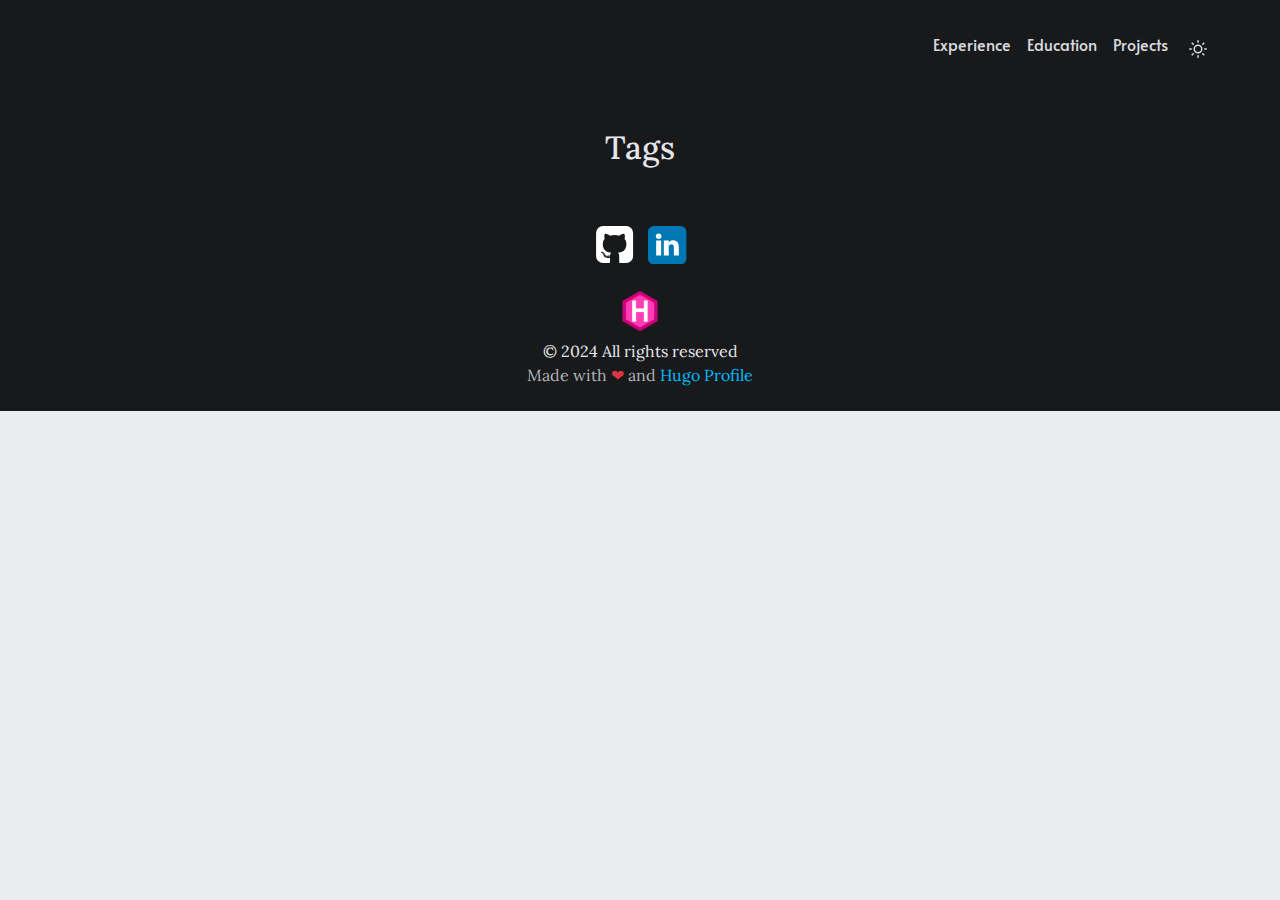
<file: tags/index.html>
<!doctype html><html>
<head><meta charset=utf-8>
<meta name=viewport content="width=device-width,initial-scale=1">
<meta http-equiv=x-ua-compatible content="ie=edge">
<meta http-equiv=accept-ch content="DPR, Viewport-Width, Width">
<link rel=icon href=/fav.png type=image/gif>
<link rel=preconnect href=https://fonts.googleapis.com>
<link rel=preconnect href=https://fonts.gstatic.com crossorigin>
<link rel=preload as=style href="https://fonts.googleapis.com/css2?family=Alata&family=Lora:ital,wght@0,400;0,500;0,600;0,700;1,400;1,500;1,600;1,700&family=Roboto:ital,wght@0,100;0,300;0,400;0,500;0,700;0,900;1,100;1,300;1,400;1,500;1,700;1,900&display=swap">
<link rel=stylesheet href="https://fonts.googleapis.com/css2?family=Alata&family=Lora:ital,wght@0,400;0,500;0,600;0,700;1,400;1,500;1,600;1,700&family=Roboto:ital,wght@0,100;0,300;0,400;0,500;0,700;0,900;1,100;1,300;1,400;1,500;1,700;1,900&display=swap" media=print onload="this.media='all'">
<noscript>
<link href="https://fonts.googleapis.com/css2?family=Alata&family=Lora:ital,wght@0,400;0,500;0,600;0,700;1,400;1,500;1,600;1,700&family=Roboto:ital,wght@0,100;0,300;0,400;0,500;0,700;0,900;1,100;1,300;1,400;1,500;1,700;1,900&display=swap" rel=stylesheet>
</noscript>
<link rel=stylesheet href=/css/font.css media=all>
<meta property="og:title" content="Tags">
<meta property="og:description" content="Text about my cool site">
<meta property="og:type" content="website">
<meta property="og:url" content="https://www.soerenschneider.com/tags/">
<meta name=twitter:card content="summary">
<meta name=twitter:title content="Tags">
<meta name=twitter:description content="Text about my cool site">
<link rel=stylesheet href=/bootstrap-5/css/bootstrap.min.css media=all><link rel=stylesheet href=/css/header.css media=all>
<link rel=stylesheet href=/css/footer.css media=all>
<link rel=stylesheet href=/css/theme.css media=all>
<style>:root{--text-color:#343a40;--text-secondary-color:#6c757d;--text-link-color:#007bff;--background-color:#eaedf0;--secondary-background-color:#64ffda1a;--primary-color:#007bff;--secondary-color:#f8f9fa;--text-color-dark:#e4e6eb;--text-secondary-color-dark:#b0b3b8;--text-link-color-dark:#00bbff;--background-color-dark:#18191a;--secondary-background-color-dark:#212529;--primary-color-dark:#ffffff;--secondary-color-dark:#212529}body{font-size:1rem;font-weight:400;line-height:1.5;text-align:left}html{background-color:var(--background-color)!important}body::-webkit-scrollbar{height:0;width:8px;background-color:var(--background-color)}::-webkit-scrollbar-track{border-radius:1rem}::-webkit-scrollbar-thumb{border-radius:1rem;background:#b0b0b0;outline:1px solid var(--background-color)}#search-content::-webkit-scrollbar{width:.5em;height:.1em;background-color:var(--background-color)}</style>
<meta name=description content="Tags of SÖREN SCHNEIDER">
<link rel=stylesheet href=/css/list.css media=all>
<title>
Tags | SÖREN SCHNEIDER
</title>
</head>
<body class=light>
<script>let localStorageValue=localStorage.getItem("pref-theme"),mediaQuery=window.matchMedia('(prefers-color-scheme: dark)').matches;switch(localStorageValue){case"dark":document.body.classList.add('dark');break;case"light":document.body.classList.remove('dark');break;default:mediaQuery&&document.body.classList.add('dark');break}</script>
<header id=profileHeader>
<nav class="pt-3 navbar navbar-expand-lg animate">
<div class="container-fluid mx-xs-2 mx-sm-5 mx-md-5 mx-lg-5">
<a class="navbar-brand primary-font text-wrap" href=/>
</a>
<button class=navbar-toggler type=button data-bs-toggle=collapse data-bs-target=#navbarContent aria-controls=navbarContent aria-expanded=false aria-label="Toggle navigation"><svg aria-hidden="true" height="24" viewBox="0 0 16 16" width="24" data-view-component="true"><path fill-rule="evenodd" d="M1 2.75A.75.75.0 011.75 2h12.5a.75.75.0 110 1.5H1.75A.75.75.0 011 2.75zm0 5A.75.75.0 011.75 7h12.5a.75.75.0 110 1.5H1.75A.75.75.0 011 7.75zM1.75 12a.75.75.0 100 1.5h12.5a.75.75.0 100-1.5H1.75z"/></svg>
</button>
<div class="collapse navbar-collapse text-wrap primary-font" id=navbarContent>
<ul class="navbar-nav ms-auto text-center">
<li class="nav-item navbar-text">
<a class=nav-link href=/#experience aria-label=experience>
Experience
</a>
</li>
<li class="nav-item navbar-text">
<a class=nav-link href=/#education aria-label=education>
Education
</a>
</li>
<li class="nav-item navbar-text">
<a class=nav-link href=/#projects aria-label=projects>
Projects
</a>
</li>
<li class="nav-item navbar-text">
<div class=text-center>
<button id=theme-toggle><svg id="moon" xmlns="http://www.w3.org/2000/svg" width="24" height="24" viewBox="0 0 24 24" fill="none" stroke="currentcolor" stroke-width="2" stroke-linecap="round" stroke-linejoin="round"><path d="M21 12.79A9 9 0 1111.21 3 7 7 0 0021 12.79z"/></svg><svg id="sun" xmlns="http://www.w3.org/2000/svg" width="24" height="24" viewBox="0 0 24 24" fill="none" stroke="currentcolor" stroke-width="2" stroke-linecap="round" stroke-linejoin="round"><circle cx="12" cy="12" r="5"/><line x1="12" y1="1" x2="12" y2="3"/><line x1="12" y1="21" x2="12" y2="23"/><line x1="4.22" y1="4.22" x2="5.64" y2="5.64"/><line x1="18.36" y1="18.36" x2="19.78" y2="19.78"/><line x1="1" y1="12" x2="3" y2="12"/><line x1="21" y1="12" x2="23" y2="12"/><line x1="4.22" y1="19.78" x2="5.64" y2="18.36"/><line x1="18.36" y1="5.64" x2="19.78" y2="4.22"/></svg>
</button>
</div>
</li>
</ul>
</div>
</div>
</nav>
</header>
<div id=content>
<div class="container pt-5" id=list-page>
<h2 class="text-center pb-2">Tags</h2>
<div class=row>
<div class="row justify-content-center">
<div class="col-auto m-3">
</div>
</div>
</div>
</div>
</div><footer>
<div class="text-center pt-2">
<span class=px-1>
<a href=https://github.com/soerenschneider aria-label=github><svg xmlns="http://www.w3.org/2000/svg" width="2.7em" height="2.7em" viewBox="0 0 1792 1792"><path id="footer-socialNetworks-github-svg-path" d="M522 1352q-8 9-20-3-13-11-4-19 8-9 20 3 12 11 4 19zm-42-61q9 12 0 19-8 6-17-7t0-18q9-7 17 6zm-61-60q-5 7-13 2-10-5-7-12 3-5 13-2 10 5 7 12zm31 34q-6 7-16-3-9-11-2-16 6-6 16 3 9 11 2 16zm129 112q-4 12-19 6-17-4-13-15t19-7q16 5 13 16zm63 5q0 11-16 11-17 2-17-11 0-11 16-11 17-2 17 11zm58-10q2 10-14 14t-18-8 14-15q16-2 18 9zm964-956v960q0 119-84.5 203.5T1376 1664h-224q-16 0-24.5-1t-19.5-5-16-14.5-5-27.5v-239q0-97-52-142 57-6 102.5-18t94-39 81-66.5 53-105T1386 856q0-121-79-206 37-91-8-204-28-9-81 11t-92 44l-38 24q-93-26-192-26t-192 26q-16-11-42.5-27T578 459.5 492 446q-44 113-7 204-79 85-79 206 0 85 20.5 150t52.5 105 80.5 67 94 39 102.5 18q-40 36-49 103-21 10-45 15t-57 5-65.5-21.5T484 1274q-19-32-48.5-52t-49.5-24l-20-3q-21 0-29 4.5t-5 11.5 9 14 13 12l7 5q22 10 43.5 38t31.5 51l10 23q13 38 44 61.5t67 30 69.5 7 55.5-3.5l23-4q0 38 .5 103t.5 68q0 22-11 33.5t-22 13-33 1.5H416q-119 0-203.5-84.5T128 1376V416q0-119 84.5-203.5T416 128h960q119 0 203.5 84.5T1664 416z"/></svg>
</a>
</span>
<span class=px-1>
<a href=https://www.linkedin.com/in/soeren-schneider aria-label=linkedin><svg xmlns="http://www.w3.org/2000/svg" width="2.4em" height="2.4em" fill="#fff" aria-label="LinkedIn" viewBox="0 0 512 512"><rect width="512" height="512" fill="#0077b5" rx="15%"/><circle cx="142" cy="138" r="37"/><path stroke="#fff" stroke-width="66" d="M244 194v198M142 194v198"/><path d="M276 282c0-20 13-40 36-40 24 0 33 18 33 45v105h66V279c0-61-32-89-76-89-34 0-51 19-59 32"/></svg>
</a>
</span>
</div><div class="container py-4">
<div class="row justify-content-center">
<div class="col-md-4 text-center">
<div class=pb-2>
<a href=https://www.soerenschneider.com/ title="SÖREN SCHNEIDER">
<img alt="Footer logo" src=/fav.png height=40px width=40px>
</a>
</div>
&copy; 2024 All rights reserved
<div class=text-secondary>
Made with
<span class=text-danger>
&#10084;
</span>
and
<a href=https://github.com/gurusabarish/hugo-profile target=_blank title="Designed and developed by gurusabarish">
Hugo Profile
</a>
</div>
</div>
</div>
</div>
</footer><script src=/bootstrap-5/js/bootstrap.bundle.min.js></script>
<script>document.body.className.includes("light")&&(document.body.classList.add('dark'),localStorage.setItem("pref-theme",'dark'))</script>
<script>var tooltipTriggerList,tooltipList;document.getElementById("theme-toggle").addEventListener("click",()=>{document.body.className.includes("dark")?(document.body.classList.remove('dark'),localStorage.setItem("pref-theme",'light')):(document.body.classList.add('dark'),localStorage.setItem("pref-theme",'dark'))}),tooltipTriggerList=[].slice.call(document.querySelectorAll('[data-bs-toggle="tooltip"]')),tooltipList=tooltipTriggerList.map(function(a){return new bootstrap.Tooltip(a)})</script>
<section id=search-content class=py-2>
<div class=container id=search-results></div>
</section>
</body>
</html>
</file>
